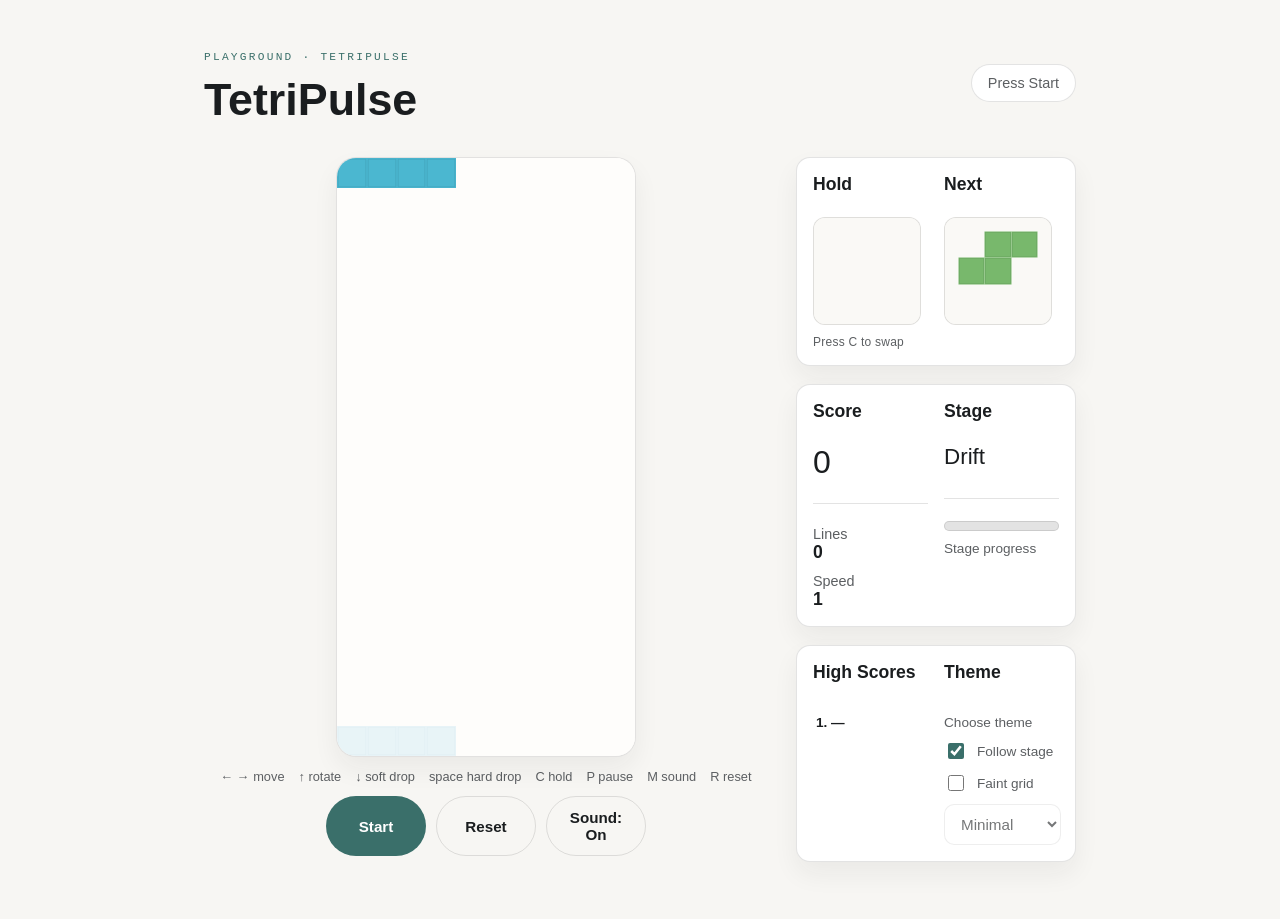
<file: index.html>
<!doctype html>
<html lang="en">
  <head>
    <meta charset="UTF-8" />
    <meta
      name="viewport"
      content="width=device-width, initial-scale=1, maximum-scale=1, user-scalable=no"
    />
    <title>TetriPulse</title>
    <link rel="stylesheet" href="styles.css?v=20260205-23" />
  </head>
  <body>
    <div class="wrap">
      <header class="header">
        <div>
          <p class="eyebrow">Playground · TetriPulse</p>
          <h1>TetriPulse</h1>
        </div>
        <div class="status">
          <span id="statusText">Press Start</span>
        </div>
        <button id="settingsBtn" class="settings-btn" type="button" aria-label="Open settings">
          <svg viewBox="0 0 24 24" aria-hidden="true">
            <path
              d="M12 8.8a3.2 3.2 0 1 0 0 6.4 3.2 3.2 0 0 0 0-6.4Zm9 3.2a7.5 7.5 0 0 0-.1-1.2l2-1.6-2-3.5-2.4 1a8.6 8.6 0 0 0-2.1-1.2l-.3-2.6H8.9l-.3 2.6a8.6 8.6 0 0 0-2.1 1.2l-2.4-1-2 3.5 2 1.6a7.5 7.5 0 0 0 0 2.4l-2 1.6 2 3.5 2.4-1a8.6 8.6 0 0 0 2.1 1.2l.3 2.6h6.2l.3-2.6a8.6 8.6 0 0 0 2.1-1.2l2.4 1 2-3.5-2-1.6c.1-.4.1-.8.1-1.2Z"
            />
          </svg>
        </button>
      </header>

      <main class="game">
        <section class="board">
          <div class="device">
            <div class="device-screen">
              <div class="board-row">
                <div class="board-shell" id="boardShell">
                  <canvas id="board" width="300" height="600"></canvas>
                  <div class="board-overlay gameover-overlay" id="gameOverOverlay" aria-hidden="true">
                    <div class="overlay-card">
                      <span class="overlay-eyebrow">No Moves Left</span>
                      <h3>Game Over</h3>
                      <p>Press R to restart</p>
                    </div>
                  </div>
                  <div class="board-overlay win-overlay" id="winOverlay" aria-hidden="true">
                    <div class="overlay-card">
                      <svg class="trophy" viewBox="0 0 64 64" aria-hidden="true">
                        <path d="M18 8h28v12c0 7.7-6.3 14-14 14s-14-6.3-14-14V8z" />
                        <path d="M24 38h16v6H24z" />
                        <path d="M20 44h24v6H20z" />
                        <path d="M14 12h4v8c0 6.6 4.2 12.3 10 14.4V38c-10.4-1.6-18-10.4-18-21V12z" />
                        <path d="M46 12h4v5c0 10.6-7.6 19.4-18 21v-3.6c5.8-2.1 10-7.8 10-14.4V12z" />
                      </svg>
                      <span class="overlay-eyebrow">You Won!!</span>
                      <h3>Endless Complete</h3>
                      <p>Press R to play again</p>
                    </div>
                  </div>
                  <div class="stage-overlay" id="stageOverlay" aria-hidden="true">
                    <div class="stage-card">
                      <span class="overlay-eyebrow" id="stageOverlayEyebrow">Stage</span>
                      <h3 id="stageOverlayName">Drift</h3>
                      <p id="stageOverlaySub">Get ready</p>
                    </div>
                  </div>
                </div>
                <aside class="mobile-hud" aria-label="Hold and next">
                  <div class="hud-card">
                    <h3>Next</h3>
                    <canvas id="nextMobile" width="96" height="96"></canvas>
                  </div>
                  <div class="hud-card">
                    <h3>Hold</h3>
                    <canvas id="holdMobile" width="96" height="96"></canvas>
                  </div>
                </aside>
              </div>
            </div>
            <div class="device-meta" role="group" aria-label="Game controls">
              <button class="gamepad-meta-btn" type="button" data-action="pause">Start</button>
              <button class="gamepad-meta-btn" type="button" data-action="reset">Reset</button>
            </div>
            <div class="device-controls" aria-label="Touch controls">
              <div class="dpad" role="group" aria-label="Direction pad">
                <button class="dpad-btn dpad-up" type="button" data-action="rotate" aria-label="Rotate">
                  Up
                </button>
                <button class="dpad-btn dpad-left" type="button" data-action="left" aria-label="Move left">
                  Left
                </button>
                <button class="dpad-btn dpad-right" type="button" data-action="right" aria-label="Move right">
                  Right
                </button>
                <button class="dpad-btn dpad-down" type="button" data-action="down" aria-label="Soft drop">
                  Down
                </button>
              </div>
              <div class="action-cluster" aria-label="Action buttons">
                <div class="action-row">
                  <button class="action-btn hold-btn" type="button" data-action="hold" aria-label="Hold">
                    Hold
                  </button>
                  <button class="action-btn rotate-btn" type="button" data-action="rotate" aria-label="Rotate">
                    Rotate
                  </button>
                </div>
                <button class="action-btn drop-btn" type="button" data-action="hard" aria-label="Hard drop">
                  Drop
                </button>
              </div>
            </div>
          </div>
          <div class="hint">
            <span class="hint-keyboard">← → move</span>
            <span class="hint-keyboard">↑ rotate</span>
            <span class="hint-keyboard">↓ soft drop</span>
            <span class="hint-keyboard">space hard drop</span>
            <span class="hint-keyboard">C hold</span>
            <span class="hint-keyboard">P pause</span>
            <span class="hint-keyboard">M sound</span>
            <span class="hint-keyboard">R reset</span>
            <span class="hint-touch">Swipe left/right to move</span>
            <span class="hint-touch">Swipe down to soft drop</span>
            <span class="hint-touch">Tap board to rotate</span>
            <span class="hint-touch">Buttons for hard drop, hold, pause</span>
          </div>
          <div class="controls">
            <button id="toggleBtn">Start</button>
            <button id="resetBtn" class="ghost">Reset</button>
            <button id="soundBtn" class="ghost">Sound: On</button>
          </div>
        </section>

        <aside class="panel">
          <div class="card duo">
            <div class="card-section">
              <h2>Hold</h2>
              <canvas id="hold" width="120" height="120"></canvas>
              <p class="muted small">Press C to swap</p>
            </div>
            <div class="card-section">
              <h2>Next</h2>
              <canvas id="next" width="120" height="120"></canvas>
            </div>
          </div>
          <div class="card duo">
            <div class="card-section">
              <h2>Score</h2>
              <p id="score">0</p>
              <div class="divider"></div>
              <div class="stats">
                <div>
                  <span>Lines</span>
                  <strong id="lines">0</strong>
                </div>
                <div>
                  <span>Speed</span>
                  <strong id="speed">1</strong>
                </div>
              </div>
            </div>
            <div class="card-section">
              <h2>Stage</h2>
              <div id="stageName" class="stage-name">Drift</div>
              <div class="divider"></div>
              <div class="progress">
                <div class="progress-fill" id="stageProgressFill"></div>
              </div>
              <div class="progress-meta">
                <span>Stage progress</span>
              </div>
            </div>
          </div>
          <div class="card duo card--extras">
            <div class="card-section">
              <h2>High Scores</h2>
              <ol id="highScoreList" class="score-list"></ol>
            </div>
            <div class="card-section">
              <h2>Theme</h2>
              <div class="select">
                <span class="muted">Choose theme</span>
                <label class="toggle">
                  <input id="themeAuto" type="checkbox" />
                  <span>Follow stage</span>
                </label>
                <label class="toggle">
                  <input id="gridToggle" type="checkbox" />
                  <span>Faint grid</span>
                </label>
                <select id="themeSelect">
                  <option value="minimal">Minimal</option>
                  <option value="noir">Noir</option>
                  <option value="ocean">Ocean</option>
                  <option value="ember">Ember</option>
                  <option value="neon">Neon</option>
                  <option value="canyon">Canyon</option>
                  <option value="zoo">Zoo</option>
                  <option value="wireframe">Wireframe</option>
                </select>
              </div>
            </div>
          </div>
        </aside>
      </main>
      <div class="settings-drawer" id="settingsDrawer" aria-hidden="true">
        <div class="settings-panel">
          <div class="settings-header">
            <h2>Settings</h2>
            <button id="settingsClose" class="settings-close" type="button">Close</button>
          </div>
          <div class="settings-section">
            <label class="toggle">
              <input id="soundToggleMobile" type="checkbox" />
              <span>Sound effects</span>
            </label>
          </div>
          <div class="settings-section">
            <div class="select">
              <span class="muted">Theme</span>
              <label class="toggle">
                <input id="themeAutoMobile" type="checkbox" />
                <span>Follow stage</span>
              </label>
              <label class="toggle">
                <input id="gridToggleMobile" type="checkbox" />
                <span>Faint grid</span>
              </label>
              <select id="themeSelectMobile">
                <option value="minimal">Minimal</option>
                <option value="noir">Noir</option>
                <option value="ocean">Ocean</option>
                <option value="ember">Ember</option>
                <option value="neon">Neon</option>
                <option value="canyon">Canyon</option>
                <option value="zoo">Zoo</option>
                <option value="wireframe">Wireframe</option>
              </select>
            </div>
          </div>
          <div class="settings-section">
            <h3>High scores</h3>
            <ol id="highScoreListMobile" class="score-list"></ol>
          </div>
        </div>
      </div>
    </div>

    <script src="script.js?v=20260205-23"></script>
  </body>
</html>
</file>
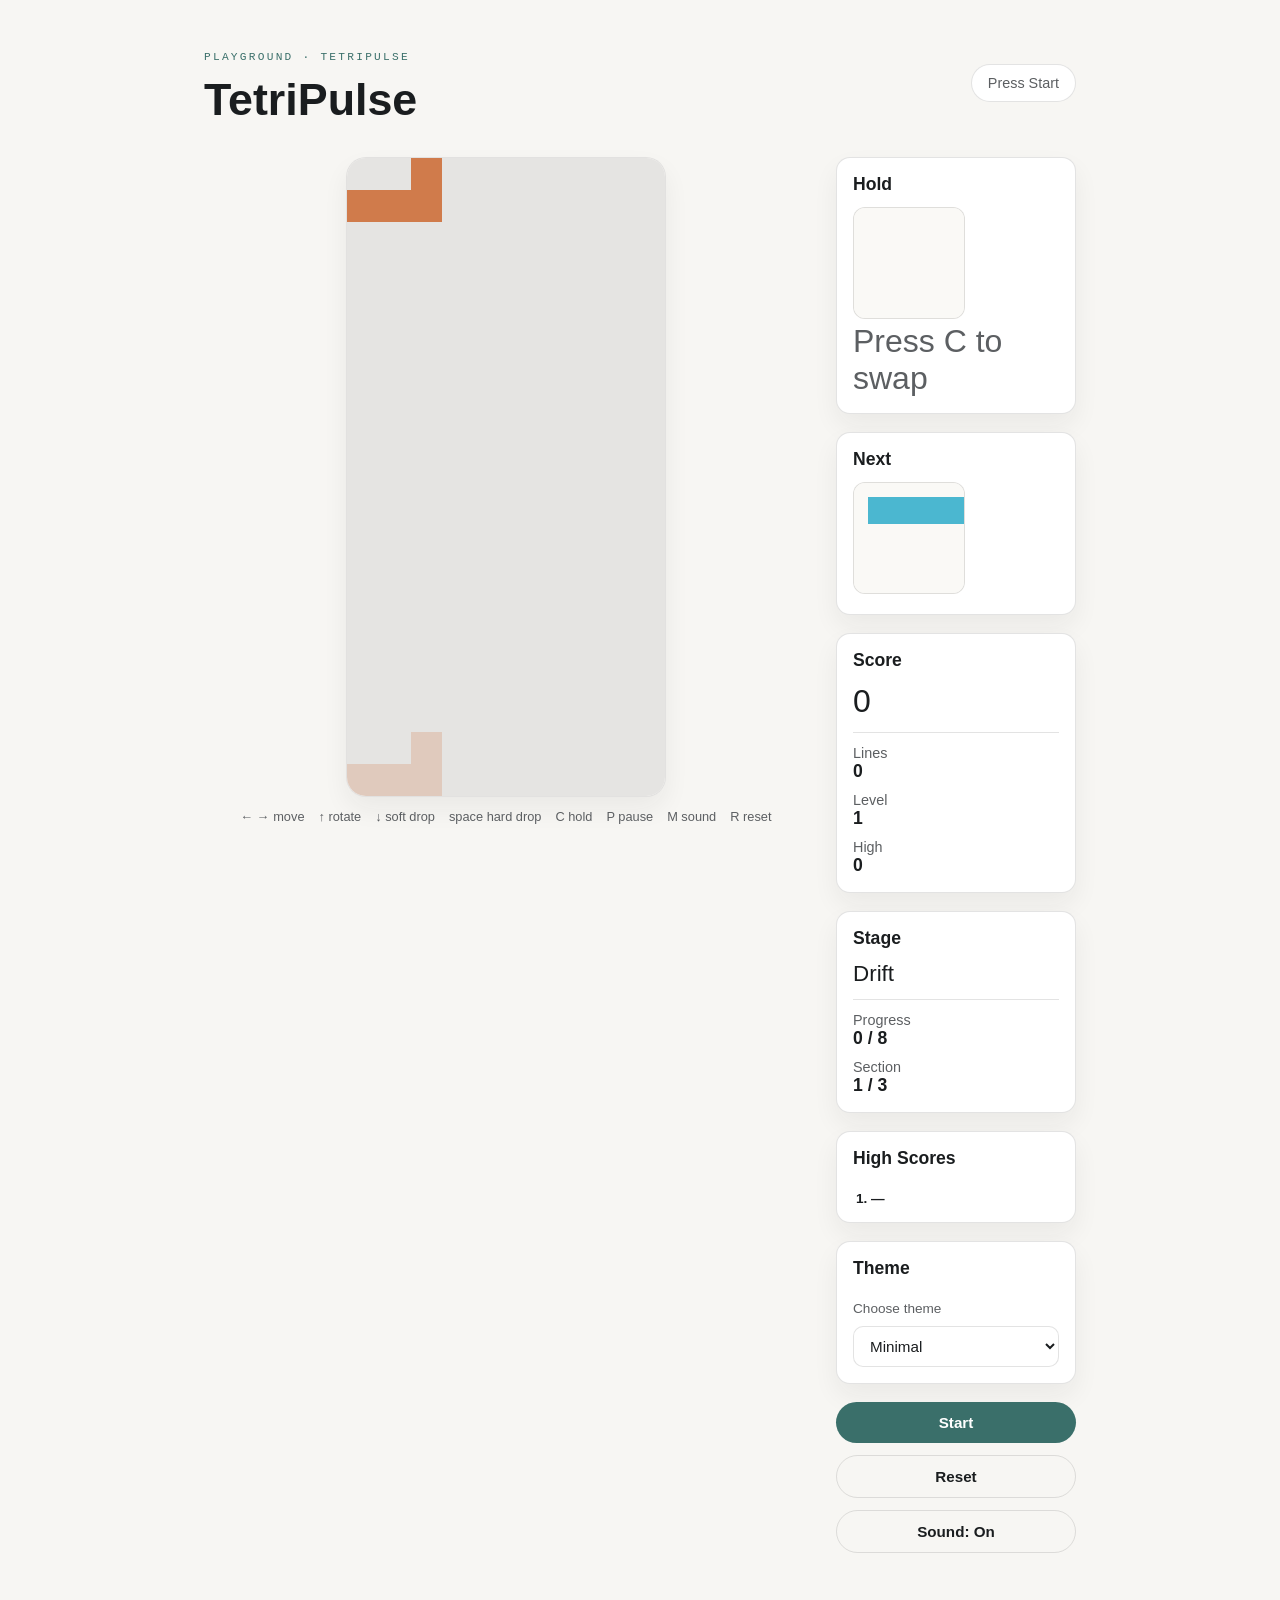
<file: Playground/tetripulse/index.html>
<!doctype html>
<html lang="en">
  <head>
    <meta charset="UTF-8" />
    <meta name="viewport" content="width=device-width, initial-scale=1" />
    <title>TetriPulse</title>
    <link rel="stylesheet" href="styles.css" />
  </head>
  <body>
    <div class="wrap">
      <header class="header">
        <div>
          <p class="eyebrow">Playground · TetriPulse</p>
          <h1>TetriPulse</h1>
        </div>
        <div class="status">
          <span id="statusText">Press Start</span>
        </div>
      </header>

      <main class="game">
        <section class="board">
          <canvas id="board" width="300" height="600"></canvas>
          <div class="hint">
            <span>← → move</span>
            <span>↑ rotate</span>
            <span>↓ soft drop</span>
            <span>space hard drop</span>
            <span>C hold</span>
            <span>P pause</span>
            <span>M sound</span>
            <span>R reset</span>
          </div>
        </section>

        <aside class="panel">
          <div class="card">
            <h2>Hold</h2>
            <canvas id="hold" width="120" height="120"></canvas>
            <p class="muted">Press C to swap</p>
          </div>
          <div class="card">
            <h2>Next</h2>
            <canvas id="next" width="120" height="120"></canvas>
          </div>
          <div class="card">
            <h2>Score</h2>
            <p id="score">0</p>
            <div class="divider"></div>
            <div class="stats">
              <div>
                <span>Lines</span>
                <strong id="lines">0</strong>
              </div>
              <div>
                <span>Level</span>
                <strong id="level">1</strong>
              </div>
              <div>
                <span>High</span>
                <strong id="highScore">0</strong>
              </div>
            </div>
          </div>
          <div class="card">
            <h2>Stage</h2>
            <div id="stageName" class="stage-name">Drift</div>
            <div class="divider"></div>
            <div class="stats">
              <div>
                <span>Progress</span>
                <strong id="stageProgress">0 / 8</strong>
              </div>
              <div>
                <span>Section</span>
                <strong id="stageSection">1 / 3</strong>
              </div>
            </div>
          </div>
          <div class="card">
            <h2>High Scores</h2>
            <ol id="highScoreList" class="score-list"></ol>
          </div>
          <div class="card">
            <h2>Theme</h2>
            <label class="select">
              <span class="muted">Choose theme</span>
              <select id="themeSelect">
                <option value="minimal">Minimal</option>
                <option value="noir">Noir</option>
                <option value="ocean">Ocean</option>
                <option value="ember">Ember</option>
              </select>
            </label>
          </div>
          <div class="controls">
            <button id="toggleBtn">Start</button>
            <button id="resetBtn" class="ghost">Reset</button>
            <button id="soundBtn" class="ghost">Sound: On</button>
          </div>
        </aside>
      </main>
    </div>

    <script src="script.js"></script>
  </body>
</html>
</file>
<file: styles.css>
:root {
  --bg: #f7f6f3;
  --panel: #ffffff;
  --ink: #1a1d1f;
  --muted: #5c5f62;
  --accent: #3a6f6a;
  --border: rgba(26, 29, 31, 0.12);
  --shadow: 0 12px 26px rgba(26, 29, 31, 0.06);
  --board-bg: #fefdfb;
  --preview-bg: #faf9f6;
  --grid-line: rgba(0, 0, 0, 0.05);
  --grid-line-strong: rgba(0, 0, 0, 0.12);
  --ghost-alpha: 0.12;
  --overlay-bg: rgba(255, 255, 255, 0.82);
  --overlay-border: rgba(26, 29, 31, 0.12);
  --overlay-text: #1a1d1f;
  --overlay-accent: #3a6f6a;
  --danger-accent: #d24b4b;
  --danger-glow: rgba(210, 75, 75, 0.35);
  --danger-tint: rgba(210, 75, 75, 0.18);
  --wireframe: 0;
  --progress-bg: rgba(26, 29, 31, 0.12);
  --progress-fill: var(--accent);
  --piece-t: #3a6f6a;
  --piece-o: #e6b34a;
  --piece-l: #d07b4b;
  --piece-j: #5c7bd9;
  --piece-i: #4bb7d0;
  --piece-s: #78b86c;
  --piece-z: #d55b5b;
  --radius-lg: 20px;
  --radius-md: 14px;
  --font-title: "Space Grotesk", "SF Pro Display", "Helvetica Neue", sans-serif;
  --font-body: "DM Sans", "SF Pro Text", "Helvetica Neue", sans-serif;
  --font-mono: "IBM Plex Mono", "SF Mono", "Fira Code", monospace;
  --device-shell: #f3f1eb;
  --device-screen: #eef1ea;
  --device-shadow: 0 18px 32px rgba(26, 29, 31, 0.18);
  --dpad-size: clamp(168px, 44vw, 210px);
  --dpad-btn: clamp(58px, 15vw, 74px);
  --drop-size: clamp(112px, 32vw, 152px);
  --rotate-size: clamp(68px, 20vw, 92px);
  --control-drop: #d55b5b;
  --control-rotate: #4bb7d0;
  --control-hold: #e6b34a;
  --control-dpad: #2f3b3a;
}

body[data-theme="noir"] {
  --bg: #0f1115;
  --panel: #171b23;
  --ink: #f2f4f8;
  --muted: #9aa0aa;
  --accent: #7ed6c2;
  --border: rgba(242, 244, 248, 0.12);
  --shadow: 0 14px 28px rgba(0, 0, 0, 0.45);
  --board-bg: #0b0d10;
  --preview-bg: #11141b;
  --grid-line: rgba(255, 255, 255, 0.08);
  --grid-line-strong: rgba(255, 255, 255, 0.16);
  --ghost-alpha: 0.12;
  --overlay-bg: rgba(10, 12, 16, 0.85);
  --overlay-border: rgba(255, 255, 255, 0.12);
  --overlay-text: #f2f4f8;
  --overlay-accent: #7ed6c2;
  --danger-accent: #ff6b6b;
  --danger-glow: rgba(255, 107, 107, 0.4);
  --danger-tint: rgba(255, 107, 107, 0.2);
  --progress-bg: rgba(255, 255, 255, 0.16);
  --progress-fill: var(--accent);
  --piece-t: #62d2be;
  --piece-o: #f2c66d;
  --piece-l: #f29a6f;
  --piece-j: #7fa0ff;
  --piece-i: #5dd2e8;
  --piece-s: #7bdc8f;
  --piece-z: #f07a7a;
}

body[data-theme="ocean"] {
  --bg: #eef6f6;
  --panel: #ffffff;
  --ink: #1a1d1f;
  --muted: #546364;
  --accent: #2b7a78;
  --border: rgba(26, 29, 31, 0.12);
  --shadow: 0 12px 24px rgba(19, 72, 70, 0.12);
  --board-bg: #f3fbfb;
  --preview-bg: #ecf8f8;
  --grid-line: rgba(20, 60, 80, 0.1);
  --grid-line-strong: rgba(20, 60, 80, 0.18);
  --ghost-alpha: 0.12;
  --overlay-bg: rgba(245, 251, 251, 0.9);
  --overlay-border: rgba(26, 29, 31, 0.12);
  --overlay-text: #1a1d1f;
  --overlay-accent: #2b7a78;
  --danger-accent: #cf4a4a;
  --danger-glow: rgba(207, 74, 74, 0.3);
  --danger-tint: rgba(207, 74, 74, 0.16);
  --progress-bg: rgba(26, 29, 31, 0.12);
  --progress-fill: var(--accent);
  --piece-t: #3fa7c2;
  --piece-o: #62c7d6;
  --piece-l: #2f8ba1;
  --piece-j: #4ea6e6;
  --piece-i: #66d0ea;
  --piece-s: #43b7b2;
  --piece-z: #2f9ac5;
}

body[data-theme="ember"] {
  --bg: #f7f2ec;
  --panel: #ffffff;
  --ink: #231b16;
  --muted: #6c5d55;
  --accent: #c86b4a;
  --border: rgba(35, 27, 22, 0.12);
  --shadow: 0 12px 24px rgba(140, 72, 42, 0.12);
  --board-bg: #fffaf5;
  --preview-bg: #fff4ea;
  --grid-line: rgba(35, 27, 22, 0.08);
  --grid-line-strong: rgba(35, 27, 22, 0.16);
  --ghost-alpha: 0.12;
  --overlay-bg: rgba(255, 244, 234, 0.9);
  --overlay-border: rgba(35, 27, 22, 0.14);
  --overlay-text: #231b16;
  --overlay-accent: #c86b4a;
  --danger-accent: #c2433f;
  --danger-glow: rgba(194, 67, 63, 0.28);
  --danger-tint: rgba(194, 67, 63, 0.16);
  --progress-bg: rgba(35, 27, 22, 0.12);
  --progress-fill: var(--accent);
  --piece-t: #c86b4a;
  --piece-o: #e7b264;
  --piece-l: #e28d57;
  --piece-j: #7a82c8;
  --piece-i: #4aa7b8;
  --piece-s: #7bbf7a;
  --piece-z: #d56f6f;
}

body[data-theme="wireframe"] {
  --bg: #f7f6f1;
  --panel: #ffffff;
  --ink: #1f1f1f;
  --muted: #6a6a6a;
  --accent: #2f2f2f;
  --border: rgba(31, 31, 31, 0.12);
  --shadow: 0 12px 24px rgba(31, 31, 31, 0.08);
  --board-bg: #ffffff;
  --preview-bg: #ffffff;
  --grid-line: rgba(31, 31, 31, 0.12);
  --grid-line-strong: rgba(31, 31, 31, 0.18);
  --ghost-alpha: 0.08;
  --overlay-bg: rgba(255, 255, 255, 0.9);
  --overlay-border: rgba(31, 31, 31, 0.18);
  --overlay-text: #1f1f1f;
  --overlay-accent: #2f2f2f;
  --danger-accent: #cc3f3f;
  --danger-glow: rgba(204, 63, 63, 0.25);
  --danger-tint: rgba(204, 63, 63, 0.14);
  --wireframe: 1;
  --progress-bg: rgba(31, 31, 31, 0.2);
  --progress-fill: #2f2f2f;
  --piece-t: #2f2f2f;
  --piece-o: #2f2f2f;
  --piece-l: #2f2f2f;
  --piece-j: #2f2f2f;
  --piece-i: #2f2f2f;
  --piece-s: #2f2f2f;
  --piece-z: #2f2f2f;
}

body[data-theme="neon"] {
  --bg: #0a0f1f;
  --panel: #141a2f;
  --ink: #f2f4ff;
  --muted: #9aa3c7;
  --accent: #7c5cff;
  --border: rgba(242, 244, 255, 0.12);
  --shadow: 0 18px 30px rgba(0, 0, 0, 0.45);
  --board-bg: #0b1226;
  --preview-bg: #0f1730;
  --grid-line: rgba(255, 255, 255, 0.08);
  --grid-line-strong: rgba(255, 255, 255, 0.16);
  --ghost-alpha: 0.1;
  --overlay-bg: rgba(10, 14, 26, 0.88);
  --overlay-border: rgba(255, 255, 255, 0.18);
  --overlay-text: #f2f4ff;
  --overlay-accent: #7c5cff;
  --danger-accent: #ff6b92;
  --danger-glow: rgba(255, 107, 146, 0.35);
  --danger-tint: rgba(255, 107, 146, 0.2);
  --progress-bg: rgba(255, 255, 255, 0.16);
  --progress-fill: #7c5cff;
  --piece-t: #7c5cff;
  --piece-o: #41e2ff;
  --piece-l: #ff9b4a;
  --piece-j: #35f2c0;
  --piece-i: #5bd0ff;
  --piece-s: #a0ff5c;
  --piece-z: #ff6b92;
}

body[data-theme="canyon"] {
  --bg: #f6f0e7;
  --panel: #ffffff;
  --ink: #2a1f1a;
  --muted: #6f5b4d;
  --accent: #b4582e;
  --border: rgba(42, 31, 26, 0.12);
  --shadow: 0 14px 26px rgba(90, 50, 20, 0.15);
  --board-bg: #fff8f0;
  --preview-bg: #fff2e6;
  --grid-line: rgba(60, 30, 15, 0.1);
  --grid-line-strong: rgba(60, 30, 15, 0.18);
  --ghost-alpha: 0.12;
  --overlay-bg: rgba(255, 244, 232, 0.92);
  --overlay-border: rgba(42, 31, 26, 0.14);
  --overlay-text: #2a1f1a;
  --overlay-accent: #b4582e;
  --danger-accent: #c0433f;
  --danger-glow: rgba(192, 67, 63, 0.28);
  --danger-tint: rgba(192, 67, 63, 0.16);
  --progress-bg: rgba(60, 30, 15, 0.12);
  --progress-fill: #b4582e;
  --piece-t: #b4582e;
  --piece-o: #e0a05a;
  --piece-l: #d46f3a;
  --piece-j: #8a6aa8;
  --piece-i: #4f9db3;
  --piece-s: #7da66a;
  --piece-z: #d65b4f;
}

body[data-theme="zoo"] {
  --bg: #f7f3ea;
  --panel: #fffdf8;
  --ink: #2a241f;
  --muted: #6c5c50;
  --accent: #8b5e3c;
  --border: rgba(42, 36, 31, 0.12);
  --shadow: 0 14px 26px rgba(110, 80, 50, 0.15);
  --board-bg: #fff8ee;
  --preview-bg: #fff2e2;
  --grid-line: rgba(60, 40, 20, 0.1);
  --grid-line-strong: rgba(60, 40, 20, 0.18);
  --ghost-alpha: 0.12;
  --overlay-bg: rgba(255, 248, 238, 0.92);
  --overlay-border: rgba(42, 36, 31, 0.14);
  --overlay-text: #2a241f;
  --overlay-accent: #8b5e3c;
  --danger-accent: #c0473d;
  --danger-glow: rgba(192, 71, 61, 0.28);
  --danger-tint: rgba(192, 71, 61, 0.16);
  --progress-bg: rgba(60, 40, 20, 0.12);
  --progress-fill: #8b5e3c;
  --piece-t: #8b5e3c;
  --piece-o: #d49a3a;
  --piece-l: #c46a3b;
  --piece-j: #5b6b7a;
  --piece-i: #4aa88a;
  --piece-s: #7fb06a;
  --piece-z: #d35a4a;
}

@import url("https://fonts.googleapis.com/css2?family=DM+Sans:wght@400;500;700&family=IBM+Plex+Mono:wght@400;500&family=Space+Grotesk:wght@500;700&display=swap");

* {
  box-sizing: border-box;
}

body {
  margin: 0;
  min-height: 100vh;
  background: var(--bg);
  color: var(--ink);
  font-family: var(--font-body);
}

html,
body {
  -webkit-text-size-adjust: 100%;
}

.wrap {
  max-width: 920px;
  margin: 0 auto;
  padding: 40px 24px 56px;
}

.header {
  display: flex;
  justify-content: space-between;
  align-items: center;
  gap: 24px;
  margin-bottom: 32px;
  position: relative;
}

.header-actions {
  display: flex;
  align-items: center;
  gap: 12px;
}

.header h1 {
  font-family: var(--font-title);
  font-size: clamp(2rem, 3.6vw, 2.8rem);
  margin: 6px 0 0;
}

.eyebrow {
  text-transform: uppercase;
  letter-spacing: 0.2em;
  font-size: 0.7rem;
  font-family: var(--font-mono);
  color: var(--accent);
}

.status {
  border: 1px solid var(--border);
  padding: 10px 16px;
  border-radius: 999px;
  font-size: 0.9rem;
  color: var(--muted);
  background: var(--panel);
}

.settings-btn {
  border: 1px solid var(--border);
  background: var(--panel);
  width: 40px;
  height: 40px;
  border-radius: 50%;
  display: none;
  align-items: center;
  justify-content: center;
  padding: 0;
  color: var(--ink);
  z-index: 2;
}

.settings-btn svg {
  width: 20px;
  height: 20px;
  fill: currentColor;
}

.game {
  display: grid;
  grid-template-columns: minmax(0, 1fr) 280px;
  gap: 28px;
  align-items: start;
}

.board {
  display: grid;
  gap: 12px;
  justify-items: center;
}

.board-row {
  display: grid;
  grid-template-columns: auto;
  gap: 16px;
  justify-content: center;
  align-items: start;
}

.board-shell {
  position: relative;
  display: inline-flex;
}

#board {
  height: auto;
  border-radius: var(--radius-lg);
  border: 1px solid var(--border);
  background: var(--board-bg);
  box-shadow: var(--shadow);
  image-rendering: pixelated;
  image-rendering: crisp-edges;
}

.board-overlay {
  position: absolute;
  inset: 0;
  display: grid;
  place-items: center;
  opacity: 0;
  pointer-events: none;
  transition: opacity 0.2s ease;
  border-radius: var(--radius-lg);
  background: var(--overlay-bg);
  border: 1px solid var(--overlay-border);
  backdrop-filter: blur(4px);
}

.board-shell.game-over .gameover-overlay {
  opacity: 1;
  pointer-events: auto;
  background: radial-gradient(
      circle at 50% 40%,
      var(--danger-tint),
      transparent 60%
    ),
    var(--overlay-bg);
  box-shadow: inset 0 0 60px var(--danger-glow);
}

.board-shell.game-over .gameover-overlay .overlay-eyebrow {
  color: var(--danger-accent);
}

.board-shell.win .win-overlay {
  opacity: 1;
  pointer-events: auto;
}

.trophy {
  width: 48px;
  height: 48px;
  margin: 0 auto 10px;
  fill: var(--overlay-accent);
  stroke: var(--overlay-accent);
  stroke-width: 1.5;
}

body[data-theme="wireframe"] .trophy {
  fill: none;
  stroke-width: 2;
}

.stage-overlay {
  position: absolute;
  inset: 0;
  display: grid;
  place-items: center;
  opacity: 0;
  pointer-events: none;
  transition: opacity 0.2s ease;
}

.board-shell.stage-flash .stage-overlay {
  opacity: 1;
}

.stage-card {
  text-align: center;
  padding: 12px 16px;
  border-radius: 16px;
  border: 1px solid var(--overlay-border);
  background: rgba(0, 0, 0, 0.1);
  box-shadow: var(--shadow);
  width: min(72%, 280px);
}

body[data-theme="wireframe"] .stage-card {
  background: rgba(255, 255, 255, 0.7);
}

.overlay-card {
  text-align: center;
  padding: 18px 22px;
  border-radius: 16px;
  border: 1px solid var(--overlay-border);
  background: rgba(0, 0, 0, 0.08);
}

body[data-theme="wireframe"] .overlay-card {
  background: rgba(255, 255, 255, 0.5);
}

.overlay-eyebrow {
  text-transform: uppercase;
  letter-spacing: 0.2em;
  font-size: 0.65rem;
  font-family: var(--font-mono);
  color: var(--overlay-accent);
}

.board-overlay h3 {
  margin: 8px 0 4px;
  font-family: var(--font-title);
  font-size: 1.4rem;
  color: var(--overlay-text);
}

.stage-card h3 {
  font-size: 1.1rem;
  margin: 6px 0 2px;
}

.board-overlay p {
  margin: 0;
  font-size: 0.9rem;
  color: var(--muted);
}

.stage-overlay p {
  margin: 4px 0 0;
  font-size: 0.8rem;
  color: var(--muted);
}

.hint {
  display: flex;
  flex-wrap: wrap;
  gap: 10px 14px;
  font-size: 0.8rem;
  color: var(--muted);
  justify-content: center;
}

.hint-touch {
  display: none;
}

body[data-input="touch"] .hint-keyboard {
  display: none;
}

body[data-input="touch"] .hint-touch {
  display: inline-flex;
}

.panel {
  display: grid;
  gap: 18px;
}

.card {
  background: var(--panel);
  border: 1px solid var(--border);
  border-radius: var(--radius-md);
  padding: 16px;
  box-shadow: var(--shadow);
}

.card.duo {
  display: grid;
  grid-template-columns: repeat(2, minmax(0, 1fr));
  gap: 16px;
}

.card-section {
  display: grid;
  gap: 10px;
  align-content: start;
}

.card h2 {
  font-family: var(--font-title);
  margin: 0 0 12px;
  font-size: 1.1rem;
}

#next {
  width: 120px;
  height: 120px;
  border-radius: 12px;
  border: 1px solid var(--border);
  background: var(--preview-bg);
  image-rendering: pixelated;
  image-rendering: crisp-edges;
}

.card #hold {
  width: 120px;
  height: 120px;
  border-radius: 12px;
  border: 1px solid var(--border);
  background: var(--preview-bg);
  image-rendering: pixelated;
  image-rendering: crisp-edges;
}

.muted {
  margin: 10px 0 0;
  font-size: 0.85rem;
  color: var(--muted);
}

.muted.small {
  font-size: 0.75rem;
  letter-spacing: 0.02em;
}

.stage-name {
  font-family: var(--font-title);
  font-size: 1.4rem;
  color: var(--ink);
  margin-bottom: 6px;
}

.card p {
  font-size: 2rem;
  font-family: var(--font-title);
  margin: 0;
}

.divider {
  height: 1px;
  background: var(--border);
  margin: 12px 0;
}

.stats {
  display: grid;
  gap: 10px;
  font-size: 0.9rem;
  color: var(--muted);
}

.stats strong {
  display: block;
  font-size: 1.1rem;
  color: var(--ink);
}

.progress {
  height: 10px;
  border-radius: 999px;
  background: var(--progress-bg);
  border: 1px solid var(--border);
  overflow: hidden;
}

.progress-fill {
  height: 100%;
  width: 0%;
  background: var(--progress-fill);
  transition: width 0.2s ease;
}

.progress-meta {
  display: flex;
  align-items: center;
  justify-content: space-between;
  font-size: 0.85rem;
  color: var(--muted);
}

.progress-meta strong {
  color: var(--ink);
  font-weight: 600;
}

.score-list {
  margin: 0;
  padding-left: 18px;
  color: var(--muted);
  font-size: 0.95rem;
  display: grid;
  gap: 6px;
}

.score-list li {
  color: var(--ink);
  font-weight: 600;
}

.select {
  display: grid;
  gap: 10px;
  font-size: 0.9rem;
  color: var(--muted);
}

.toggle {
  display: flex;
  align-items: center;
  gap: 10px;
  font-size: 0.85rem;
  color: var(--muted);
}

.toggle input {
  width: 16px;
  height: 16px;
  accent-color: var(--accent);
}

.select select {
  border-radius: 10px;
  border: 1px solid var(--border);
  padding: 10px 12px;
  font-family: var(--font-body);
  font-size: 0.95rem;
  background: var(--panel);
  color: var(--ink);
}

.select select:disabled {
  opacity: 0.6;
  cursor: not-allowed;
}

.controls {
  display: grid;
  grid-template-columns: repeat(3, minmax(0, 1fr));
  gap: 10px;
  width: min(90vw, 320px);
}

button {
  border: none;
  border-radius: 999px;
  padding: 12px 16px;
  font-size: 0.95rem;
  font-weight: 600;
  cursor: pointer;
  font-family: var(--font-body);
  background: var(--accent);
  color: #fff;
}

button.ghost {
  background: transparent;
  color: var(--ink);
  border: 1px solid var(--border);
}

.board-shell,
.controls,
.device-controls,
.device-meta {
  touch-action: none;
  user-select: none;
  -webkit-user-select: none;
  -webkit-touch-callout: none;
}

.mobile-hud {
  display: none;
  gap: 12px;
  width: clamp(84px, 22vw, 104px);
  align-self: center;
}

.hud-card {
  border-radius: 16px;
  padding: 10px;
  background: var(--panel);
  border: 1px solid var(--border);
  box-shadow: var(--shadow);
  display: grid;
  gap: 8px;
  justify-items: center;
}

.hud-card h3 {
  margin: 0;
  font-size: 0.8rem;
  font-family: var(--font-title);
  color: var(--muted);
}

.hud-card canvas {
  border-radius: 12px;
  border: 1px solid var(--border);
  background: var(--preview-bg);
  image-rendering: pixelated;
  image-rendering: crisp-edges;
}

.device {
  display: contents;
}

.device-screen {
  display: contents;
}

.device-meta,
.device-controls {
  display: none;
}

.gamepad-meta-btn {
  border-radius: 999px;
  padding: 8px 10px;
  font-size: 0.85rem;
  font-weight: 600;
  background: var(--panel);
  color: var(--ink);
  border: 1px solid var(--border);
}

.dpad {
  position: relative;
  width: var(--dpad-size);
  height: var(--dpad-size);
  border-radius: 50%;
  background: var(--preview-bg);
  border: 1px solid var(--border);
  box-shadow: inset 0 0 0 6px rgba(26, 29, 31, 0.05);
  justify-self: end;
}

.dpad-btn {
  position: absolute;
  width: var(--dpad-btn);
  height: var(--dpad-btn);
  border-radius: 50%;
  border: 1px solid rgba(0, 0, 0, 0.22);
  background: radial-gradient(
      circle at 30% 30%,
      rgba(255, 255, 255, 0.35),
      transparent 45%
    ),
    var(--control-dpad);
  color: #fff;
  padding: 0;
  font-size: 0.75rem;
  font-weight: 700;
  text-shadow: 0 1px 0 rgba(0, 0, 0, 0.35);
  box-shadow: 0 6px 0 rgba(0, 0, 0, 0.22), 0 10px 18px rgba(0, 0, 0, 0.2);
  transition: transform 0.08s ease, box-shadow 0.08s ease;
}

.dpad-up {
  top: 10px;
  left: 50%;
  transform: translateX(-50%);
}

.dpad-down {
  bottom: 10px;
  left: 50%;
  transform: translateX(-50%);
}

.dpad-left {
  left: 10px;
  top: 50%;
  transform: translateY(-50%);
}

.dpad-right {
  right: 10px;
  top: 50%;
  transform: translateY(-50%);
}

body[data-input="touch"] .controls,
body[data-input="touch"] .hint,
body[data-input="touch"] .panel {
  display: none;
}

body[data-input="touch"] .mobile-hud {
  display: grid;
}

body[data-input="touch"] .wrap {
  padding: calc(14px + env(safe-area-inset-top)) 14px 16px;
  max-width: none;
  min-height: 100svh;
  display: grid;
  grid-template-rows: auto 1fr;
}

body[data-input="touch"] .game {
  align-content: center;
  justify-items: center;
}

body[data-input="touch"] .board-row {
  grid-template-columns: auto 110px;
}

body[data-input="touch"] .board {
  gap: 8px;
}

body[data-input="touch"] .header {
  margin-bottom: 16px;
  padding-right: 52px;
  align-items: flex-start;
}

body[data-input="touch"] .status {
  display: none;
}

body[data-input="touch"] .eyebrow {
  display: none;
}

body[data-input="touch"] .header h1 {
  font-size: 1.6rem;
  margin-top: 2px;
}

body[data-input="touch"] {
  overscroll-behavior: none;
  height: 100svh;
  overflow: hidden;
  touch-action: none;
}

body[data-input="touch"] .settings-btn {
  display: inline-flex;
  position: absolute;
  right: 0;
  top: calc(env(safe-area-inset-top) + 2px);
}

@media (max-width: 900px) {
  .settings-btn {
    display: inline-flex;
  }
}


body[data-input="touch"] .device {
  display: grid;
  gap: 14px;
  padding: 12px;
  border-radius: 28px;
  background: linear-gradient(160deg, #ffffff, var(--device-shell));
  border: 1px solid var(--border);
  box-shadow: var(--device-shadow);
  width: min(100%, 520px);
  margin: 0 auto;
}

body[data-input="touch"] .device-screen {
  background: var(--device-screen);
  border-radius: 20px;
  padding: 10px;
  border: 1px solid var(--border);
  box-shadow: inset 0 0 0 1px rgba(26, 29, 31, 0.05);
}

body[data-input="touch"] .device-meta {
  display: grid;
  grid-template-columns: repeat(2, minmax(0, 1fr));
  gap: 10px;
}

body[data-input="touch"] .device-controls {
  display: grid;
  grid-template-columns: auto auto;
  gap: 20px;
  align-items: center;
  justify-content: space-between;
}

body[data-input="touch"] .action-cluster {
  position: relative;
  --action-size: calc(var(--drop-size) * 1.06);
  width: var(--action-size);
  height: var(--action-size);
  justify-self: end;
  display: grid;
  grid-template-rows: auto 1fr;
  align-items: end;
  gap: 10px;
}

body[data-input="touch"] .action-btn {
  --action-gap: 6px;
  border-radius: 50%;
  border: 1px solid rgba(0, 0, 0, 0.18);
  background: radial-gradient(
      circle at 30% 30%,
      rgba(255, 255, 255, 0.35),
      transparent 45%
    ),
    var(--action-color, var(--accent));
  color: #fff;
  font-family: var(--font-title);
  font-weight: 700;
  text-shadow: 0 1px 0 rgba(0, 0, 0, 0.35);
  box-shadow: 0 7px 0 rgba(0, 0, 0, 0.22), 0 12px 22px rgba(0, 0, 0, 0.25);
  transition: transform 0.08s ease, box-shadow 0.08s ease;
  padding: 0;
}

body[data-input="touch"] .drop-btn {
  width: calc(var(--action-size) * 0.6 - var(--action-gap));
  height: calc(var(--action-size) * 0.6 - var(--action-gap));
  --action-color: var(--control-drop);
  font-size: 1rem;
  justify-self: center;
  align-self: end;
}

body[data-input="touch"] .rotate-btn {
  width: calc(var(--action-size) * 0.4 - var(--action-gap));
  height: calc(var(--action-size) * 0.4 - var(--action-gap));
  --action-color: var(--control-rotate);
  font-size: 0.75rem;
}

body[data-input="touch"] .hold-btn {
  width: calc(var(--action-size) * 0.4 - var(--action-gap));
  height: calc(var(--action-size) * 0.4 - var(--action-gap));
  --action-color: var(--control-hold);
  font-size: 0.7rem;
}

body[data-input="touch"] .action-row {
  display: grid;
  grid-template-columns: repeat(2, minmax(0, 1fr));
  gap: 10px;
  justify-items: center;
}

.dpad-btn:active,
body[data-input="touch"] .action-btn:active {
  transform: translateY(3px);
  box-shadow: 0 3px 0 rgba(0, 0, 0, 0.25), 0 6px 12px rgba(0, 0, 0, 0.2);
}

.settings-drawer {
  position: fixed;
  inset: 0;
  display: grid;
  align-items: flex-start;
  justify-items: center;
  background: rgba(15, 17, 21, 0.3);
  opacity: 0;
  pointer-events: none;
  transition: opacity 0.2s ease;
  padding: calc(16px + env(safe-area-inset-top)) 24px 24px;
  z-index: 40;
}

.settings-panel {
  width: min(92vw, 360px);
  background: var(--panel);
  color: var(--ink);
  border-radius: 20px;
  border: 1px solid var(--border);
  box-shadow: var(--shadow);
  padding: 16px;
  display: grid;
  gap: 14px;
  max-height: calc(100dvh - 120px);
  overflow: auto;
}

.settings-header {
  display: flex;
  justify-content: space-between;
  align-items: center;
  position: sticky;
  top: 0;
  background: var(--panel);
  padding: 4px 0 8px;
  z-index: 1;
}

.settings-header h2 {
  margin: 0;
  font-family: var(--font-title);
  font-size: 1.1rem;
}

.settings-close {
  border-radius: 999px;
  padding: 6px 12px;
  font-size: 0.85rem;
  font-weight: 600;
  border: 1px solid var(--border);
  background: transparent;
  color: var(--ink);
}

.settings-section h3 {
  margin: 0 0 8px;
  font-size: 0.9rem;
  font-family: var(--font-title);
}

body.settings-open .settings-drawer {
  opacity: 1;
  pointer-events: auto;
}

@media (max-width: 420px) {
  body[data-input="touch"] .board-row {
    grid-template-columns: 1fr;
    justify-items: center;
  }

  body[data-input="touch"] .mobile-hud {
    width: min(100%, 260px);
    grid-template-columns: repeat(2, minmax(0, 1fr));
    justify-self: center;
  }
}

@media (max-width: 980px), (pointer: coarse) {
  .header {
    flex-direction: column;
    align-items: flex-start;
  }

  .game {
    grid-template-columns: 1fr;
    gap: 18px;
  }

  .panel {
    grid-template-columns: repeat(auto-fit, minmax(200px, 1fr));
  }

  .card.duo {
    grid-template-columns: 1fr;
  }

  .controls {
    grid-template-columns: 1fr;
    width: min(90vw, 320px);
  }

  .wrap {
    padding: 24px 16px 40px;
  }
}

@media (max-width: 820px), (pointer: coarse) {
  .card--extras {
    display: none;
  }
}
</file>
<file: Playground/tetripulse/styles.css>
:root {
  --bg: #f7f6f3;
  --panel: #ffffff;
  --ink: #1a1d1f;
  --muted: #5c5f62;
  --accent: #3a6f6a;
  --border: rgba(26, 29, 31, 0.12);
  --shadow: 0 12px 26px rgba(26, 29, 31, 0.06);
  --board-bg: #fefdfb;
  --preview-bg: #faf9f6;
  --grid-line: rgba(0, 0, 0, 0.05);
  --ghost-alpha: 0.25;
  --piece-t: #3a6f6a;
  --piece-o: #e6b34a;
  --piece-l: #d07b4b;
  --piece-j: #5c7bd9;
  --piece-i: #4bb7d0;
  --piece-s: #78b86c;
  --piece-z: #d55b5b;
  --radius-lg: 20px;
  --radius-md: 14px;
  --font-title: "Space Grotesk", "SF Pro Display", "Helvetica Neue", sans-serif;
  --font-body: "DM Sans", "SF Pro Text", "Helvetica Neue", sans-serif;
  --font-mono: "IBM Plex Mono", "SF Mono", "Fira Code", monospace;
}

body[data-theme="noir"] {
  --bg: #0f1115;
  --panel: #171b23;
  --ink: #f2f4f8;
  --muted: #9aa0aa;
  --accent: #7ed6c2;
  --border: rgba(242, 244, 248, 0.12);
  --shadow: 0 14px 28px rgba(0, 0, 0, 0.45);
  --board-bg: #0b0d10;
  --preview-bg: #11141b;
  --grid-line: rgba(255, 255, 255, 0.08);
  --ghost-alpha: 0.2;
  --piece-t: #62d2be;
  --piece-o: #f2c66d;
  --piece-l: #f29a6f;
  --piece-j: #7fa0ff;
  --piece-i: #5dd2e8;
  --piece-s: #7bdc8f;
  --piece-z: #f07a7a;
}

body[data-theme="ocean"] {
  --bg: #eef6f6;
  --panel: #ffffff;
  --ink: #1a1d1f;
  --muted: #546364;
  --accent: #2b7a78;
  --border: rgba(26, 29, 31, 0.12);
  --shadow: 0 12px 24px rgba(19, 72, 70, 0.12);
  --board-bg: #fdfefe;
  --preview-bg: #f5fbfb;
  --grid-line: rgba(0, 0, 0, 0.06);
  --ghost-alpha: 0.22;
  --piece-t: #2b7a78;
  --piece-o: #f0b96c;
  --piece-l: #d98a6c;
  --piece-j: #4f77be;
  --piece-i: #49a5c7;
  --piece-s: #6cb785;
  --piece-z: #d56a6a;
}

body[data-theme="ember"] {
  --bg: #f7f2ec;
  --panel: #ffffff;
  --ink: #231b16;
  --muted: #6c5d55;
  --accent: #c86b4a;
  --border: rgba(35, 27, 22, 0.12);
  --shadow: 0 12px 24px rgba(140, 72, 42, 0.12);
  --board-bg: #fffaf5;
  --preview-bg: #fff4ea;
  --grid-line: rgba(35, 27, 22, 0.08);
  --ghost-alpha: 0.22;
  --piece-t: #c86b4a;
  --piece-o: #e7b264;
  --piece-l: #e28d57;
  --piece-j: #7a82c8;
  --piece-i: #4aa7b8;
  --piece-s: #7bbf7a;
  --piece-z: #d56f6f;
}

@import url("https://fonts.googleapis.com/css2?family=DM+Sans:wght@400;500;700&family=IBM+Plex+Mono:wght@400;500&family=Space+Grotesk:wght@500;700&display=swap");

* {
  box-sizing: border-box;
}

body {
  margin: 0;
  min-height: 100vh;
  background: var(--bg);
  color: var(--ink);
  font-family: var(--font-body);
}

.wrap {
  max-width: 920px;
  margin: 0 auto;
  padding: 40px 24px 56px;
}

.header {
  display: flex;
  justify-content: space-between;
  align-items: center;
  gap: 24px;
  margin-bottom: 32px;
}

.header h1 {
  font-family: var(--font-title);
  font-size: clamp(2rem, 3.6vw, 2.8rem);
  margin: 6px 0 0;
}

.eyebrow {
  text-transform: uppercase;
  letter-spacing: 0.2em;
  font-size: 0.7rem;
  font-family: var(--font-mono);
  color: var(--accent);
}

.status {
  border: 1px solid var(--border);
  padding: 10px 16px;
  border-radius: 999px;
  font-size: 0.9rem;
  color: var(--muted);
  background: var(--panel);
}

.game {
  display: grid;
  grid-template-columns: minmax(0, 1fr) 240px;
  gap: 28px;
  align-items: start;
}

.board {
  display: grid;
  gap: 12px;
  justify-items: center;
}

#board {
  height: auto;
  border-radius: var(--radius-lg);
  border: 1px solid var(--border);
  background: var(--board-bg);
  box-shadow: var(--shadow);
  image-rendering: pixelated;
  image-rendering: crisp-edges;
}

.hint {
  display: flex;
  flex-wrap: wrap;
  gap: 10px 14px;
  font-size: 0.8rem;
  color: var(--muted);
  justify-content: center;
}

.panel {
  display: grid;
  gap: 18px;
}

.card {
  background: var(--panel);
  border: 1px solid var(--border);
  border-radius: var(--radius-md);
  padding: 16px;
  box-shadow: var(--shadow);
}

.card h2 {
  font-family: var(--font-title);
  margin: 0 0 12px;
  font-size: 1.1rem;
}

#next {
  width: 120px;
  height: 120px;
  border-radius: 12px;
  border: 1px solid var(--border);
  background: var(--preview-bg);
  image-rendering: pixelated;
  image-rendering: crisp-edges;
}

.card #hold {
  width: 120px;
  height: 120px;
  border-radius: 12px;
  border: 1px solid var(--border);
  background: var(--preview-bg);
  image-rendering: pixelated;
  image-rendering: crisp-edges;
}

.muted {
  margin: 10px 0 0;
  font-size: 0.85rem;
  color: var(--muted);
}

.stage-name {
  font-family: var(--font-title);
  font-size: 1.4rem;
  color: var(--ink);
  margin-bottom: 6px;
}

.card p {
  font-size: 2rem;
  font-family: var(--font-title);
  margin: 0;
}

.divider {
  height: 1px;
  background: var(--border);
  margin: 12px 0;
}

.stats {
  display: grid;
  gap: 10px;
  font-size: 0.9rem;
  color: var(--muted);
}

.stats strong {
  display: block;
  font-size: 1.1rem;
  color: var(--ink);
}

.score-list {
  margin: 0;
  padding-left: 18px;
  color: var(--muted);
  font-size: 0.95rem;
  display: grid;
  gap: 6px;
}

.score-list li {
  color: var(--ink);
  font-weight: 600;
}

.select {
  display: grid;
  gap: 10px;
  font-size: 0.9rem;
  color: var(--muted);
}

.select select {
  border-radius: 10px;
  border: 1px solid var(--border);
  padding: 10px 12px;
  font-family: var(--font-body);
  font-size: 0.95rem;
  background: var(--panel);
  color: var(--ink);
}

.controls {
  display: grid;
  gap: 12px;
}

button {
  border: none;
  border-radius: 999px;
  padding: 12px 16px;
  font-size: 0.95rem;
  font-weight: 600;
  cursor: pointer;
  font-family: var(--font-body);
  background: var(--accent);
  color: #fff;
}

button.ghost {
  background: transparent;
  color: var(--ink);
  border: 1px solid var(--border);
}

@media (max-width: 980px), (pointer: coarse) {
  .header {
    flex-direction: column;
    align-items: flex-start;
  }

  .game {
    grid-template-columns: 1fr;
  }

  .panel {
    grid-template-columns: repeat(auto-fit, minmax(180px, 1fr));
  }

  .controls {
    grid-column: 1 / -1;
  }
}
</file>
